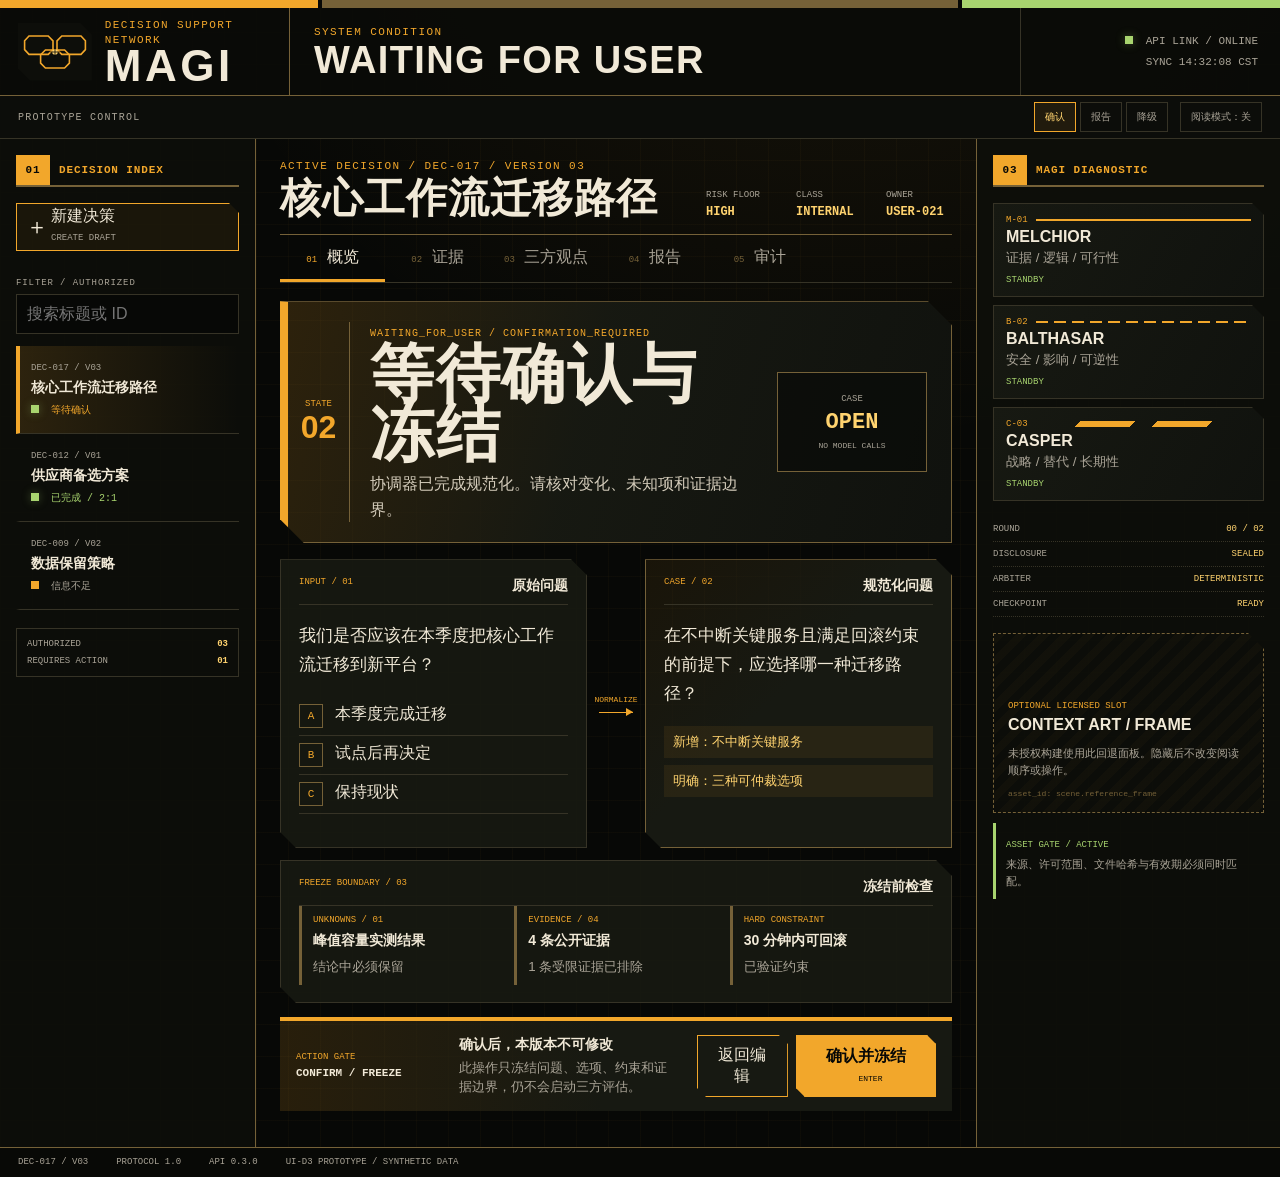
<file: apps/web/prototypes/ui-d3.html>
<!doctype html>
<html lang="zh-CN" data-density="command">
<head>
  <meta charset="utf-8">
  <meta name="viewport" content="width=device-width, initial-scale=1">
  <meta name="color-scheme" content="dark">
  <title>MAGI UI-D3 Visual Prototype</title>
  <link rel="stylesheet" href="ui-d3.css">
</head>
<body>
  <a class="skip-link" href="#main">跳到决策内容</a>
  <div class="top-rule" aria-hidden="true"><i></i><i></i><i></i></div>
  <header class="command-header">
    <div class="identity">
      <div class="identity-mark">
        <img src="assets/magi-fallback-mark.svg" alt="MAGI 原创三单元标志">
      </div>
      <div><span class="micro">DECISION SUPPORT NETWORK</span><strong>MAGI</strong></div>
    </div>
    <div class="header-state"><span class="micro">SYSTEM CONDITION</span><strong id="header-condition">WAITING FOR USER</strong></div>
    <div class="link-state"><span><i></i> API LINK / ONLINE</span><code>SYNC 14:32:08 CST</code></div>
  </header>

  <div class="prototype-tools" aria-label="原型控制">
    <span>PROTOTYPE CONTROL</span>
    <div role="group" aria-label="代表状态">
      <button type="button" data-view="confirm" class="active">确认</button>
      <button type="button" data-view="report">报告</button>
      <button type="button" data-view="degraded">降级</button>
    </div>
    <button id="density-toggle" type="button" aria-pressed="false">阅读模式：关</button>
  </div>

  <div class="shell">
    <nav class="nav-rail" aria-label="主导航">
      <div class="index-label"><b>01</b><span>DECISION INDEX</span></div>
      <button class="create-button" type="button"><span>＋</span>新建决策<small>CREATE DRAFT</small></button>
      <label class="field-label" for="search">FILTER / AUTHORIZED</label>
      <input id="search" type="search" placeholder="搜索标题或 ID">
      <div class="decision-list">
        <button type="button" class="decision active"><code>DEC-017 / V03</code><strong>核心工作流迁移路径</strong><span><i></i> 等待确认</span></button>
        <button type="button" class="decision"><code>DEC-012 / V01</code><strong>供应商备选方案</strong><span class="done"><i></i> 已完成 / 2:1</span></button>
        <button type="button" class="decision"><code>DEC-009 / V02</code><strong>数据保留策略</strong><span class="gap"><i></i> 信息不足</span></button>
      </div>
      <div class="rail-status"><span>AUTHORIZED</span><strong>03</strong><span>REQUIRES ACTION</span><strong>01</strong></div>
    </nav>

    <main id="main" class="main" tabindex="-1">
      <section class="locator" aria-labelledby="title">
        <div><span class="micro">ACTIVE DECISION / DEC-017 / VERSION 03</span><h1 id="title">核心工作流迁移路径</h1></div>
        <dl><div><dt>RISK FLOOR</dt><dd>HIGH</dd></div><div><dt>CLASS</dt><dd>INTERNAL</dd></div><div><dt>OWNER</dt><dd>USER-021</dd></div></dl>
      </section>
      <nav class="sections" aria-label="决策工作区">
        <button type="button" class="active"><b>01</b> 概览</button><button type="button"><b>02</b> 证据</button><button type="button"><b>03</b> 三方观点</button><button type="button"><b>04</b> 报告</button><button type="button"><b>05</b> 审计</button>
      </nav>

      <section data-panel="confirm" class="view">
        <div class="state-banner state-waiting">
          <div class="state-index"><span>STATE</span><b>02</b></div>
          <div><code>WAITING_FOR_USER / CONFIRMATION_REQUIRED</code><h2>等待确认与冻结</h2><p>协调器已完成规范化。请核对变化、未知项和证据边界。</p></div>
          <div class="state-seal" aria-label="尚未冻结"><span>CASE</span><strong>OPEN</strong><small>NO MODEL CALLS</small></div>
        </div>

        <div class="comparison">
          <article class="frame-panel"><header><span>INPUT / 01</span><h3>原始问题</h3></header><p class="question">我们是否应该在本季度把核心工作流迁移到新平台？</p><ol><li><b>A</b> 本季度完成迁移</li><li><b>B</b> 试点后再决定</li><li><b>C</b> 保持现状</li></ol></article>
          <div class="transfer" aria-label="已规范化"><span>NORMALIZE</span><i></i></div>
          <article class="frame-panel selected"><header><span>CASE / 02</span><h3>规范化问题</h3></header><p class="question">在不中断关键服务且满足回滚约束的前提下，应选择哪一种迁移路径？</p><ul class="diffs"><li>新增：不中断关键服务</li><li>明确：三种可仲裁选项</li></ul></article>
        </div>

        <article class="frame-panel boundary-panel"><header><span>FREEZE BOUNDARY / 03</span><h3>冻结前检查</h3></header><div class="facts"><div><span>UNKNOWNS / 01</span><strong>峰值容量实测结果</strong><small>结论中必须保留</small></div><div><span>EVIDENCE / 04</span><strong>4 条公开证据</strong><small>1 条受限证据已排除</small></div><div><span>HARD CONSTRAINT</span><strong>30 分钟内可回滚</strong><small>已验证约束</small></div></div></article>

        <div class="action-gate"><div class="gate-code"><span>ACTION GATE</span><b>CONFIRM / FREEZE</b></div><div class="gate-copy"><strong>确认后，本版本不可修改</strong><p>此操作只冻结问题、选项、约束和证据边界，仍不会启动三方评估。</p></div><div class="gate-actions"><button type="button" class="button ghost">返回编辑</button><button type="button" class="button primary">确认并冻结 <span>ENTER</span></button></div></div>
      </section>

      <section data-panel="report" class="view" hidden>
        <div class="state-banner state-complete">
          <div class="state-index"><span>STATE</span><b>08</b></div>
          <div><code>COMPLETED / MAJORITY_DECISION</code><h2>建议采用方案 B</h2><p>先进行受控试点，通过预设门槛后再决定全面迁移。</p></div>
          <div class="vote"><span>FINAL VOTE</span><strong>02<i>:</i>01</strong><small>MAJORITY</small></div>
        </div>

        <div class="report-grid">
          <article class="frame-panel majority"><header><span>MAJORITY / 01</span><h3>多数意见</h3></header><p>方案 B 能在验证关键未知项的同时保留回滚能力，符合高风险决策对可逆性和服务连续性的要求。</p><div class="perspective-signatures"><span>M-01 / RETAINED</span><span>B-02 / RETAINED</span></div></article>
          <article class="frame-panel dissent"><header><span>DISSENT / 02</span><h3>保留异议</h3></header><strong>CASPER / C-03</strong><p>迁移窗口的战略价值可能因试点延迟而降低。应为试点设置严格截止日期，并在到期时重新比较机会成本。</p><small>FINAL BALLOT / REVISED / OPTION A</small></article>
          <article class="frame-panel conditions"><header><span>CONDITIONS / 03</span><h3>条件与下一步</h3></header><div class="facts"><div><span>VALIDATE</span><strong>峰值容量</strong><small>压力测试达到 1.5 倍峰值</small></div><div><span>ROLLBACK</span><strong>≤ 30 分钟</strong><small>演练并保存审计记录</small></div><div><span>NEXT ACTION</span><strong>10% 流量试点</strong><small>两周内提交复盘</small></div></div></article>
        </div>
        <div class="action-gate report-actions"><div class="gate-code"><span>REPORT</span><b>AUTHORITATIVE</b></div><div class="gate-copy"><strong>导出不会生成另一套结论</strong><p>JSON 与 Markdown 均保留多数意见、异议、证据引用和复核记录。</p></div><div class="gate-actions"><button type="button" class="button ghost">查看证据</button><button type="button" class="button primary">导出报告</button></div></div>
      </section>

      <section data-panel="degraded" class="view" hidden>
        <div class="state-banner state-degraded">
          <div class="state-index"><span>STATE</span><b>91</b></div>
          <div><code>DEGRADED / PERSPECTIVE_UNAVAILABLE</code><h2>无法形成正式结论</h2><p>CASPER 在限定重试后仍不可用。现有两方意见仅供参考。</p></div>
          <div class="alert-seal"><span>RESULT</span><strong>BLOCKED</strong><small>NO MAJORITY</small></div>
        </div>
        <div class="perspective-status"><article><span>M-01</span><strong>MELCHIOR</strong><em>RECEIVED</em></article><article><span>B-02</span><strong>BALTHASAR</strong><em>RECEIVED</em></article><article class="unavailable"><span>C-03</span><strong>CASPER</strong><em>UNAVAILABLE</em></article></div>
        <div class="recovery-grid"><article class="frame-panel"><header><span>TRUST / 01</span><h3>最后可信阶段</h3></header><p>决策已冻结；两份第一轮票已安全保存，但确定性仲裁没有执行。</p></article><article class="frame-panel"><header><span>POLICY / 02</span><h3>保护边界</h3></header><p>系统不会把两个可用视角升级为 MAGI 正式多数，也不会补造第三票。</p></article></div>
        <div class="action-gate danger"><div class="gate-code"><span>SAFE RECOVERY</span><b>VERSIONED</b></div><div class="gate-copy"><strong>当前版本与审计记录将被保留</strong><p>创建新版本后可补充信息并重新运行，不会覆盖这次失败。</p></div><div class="gate-actions"><button type="button" class="button ghost">查看审计</button><button type="button" class="button alarm">创建新版本</button></div></div>
      </section>
    </main>

    <aside class="diagnostic" aria-label="MAGI 三方诊断">
      <div class="index-label"><b>03</b><span>MAGI DIAGNOSTIC</span></div>
      <div class="magi-cells">
        <article class="cell melchior"><div><span>M-01</span><i></i></div><strong>MELCHIOR</strong><small>证据 / 逻辑 / 可行性</small><em>STANDBY</em></article>
        <article class="cell balthasar"><div><span>B-02</span><i></i></div><strong>BALTHASAR</strong><small>安全 / 影响 / 可逆性</small><em>STANDBY</em></article>
        <article class="cell casper"><div><span>C-03</span><i></i></div><strong>CASPER</strong><small>战略 / 替代 / 长期性</small><em>STANDBY</em></article>
      </div>
      <dl class="telemetry"><div><dt>ROUND</dt><dd>00 / 02</dd></div><div><dt>DISCLOSURE</dt><dd>SEALED</dd></div><div><dt>ARBITER</dt><dd>DETERMINISTIC</dd></div><div><dt>CHECKPOINT</dt><dd>READY</dd></div></dl>
      <div class="licensed-slot"><div><span>OPTIONAL LICENSED SLOT</span><b>CONTEXT ART / FRAME</b></div><p>未授权构建使用此回退面板。隐藏后不改变阅读顺序或操作。</p><code>asset_id: scene.reference_frame</code></div>
      <div class="asset-gate"><span>ASSET GATE / ACTIVE</span><p>来源、许可范围、文件哈希与有效期必须同时匹配。</p></div>
    </aside>
  </div>
  <footer><span>DEC-017 / V03</span><span>PROTOCOL 1.0</span><span>API 0.3.0</span><span>UI-D3 PROTOTYPE / SYNTHETIC DATA</span></footer>
  <script type="module" src="ui-d3.mjs"></script>
</body>
</html>
</file>
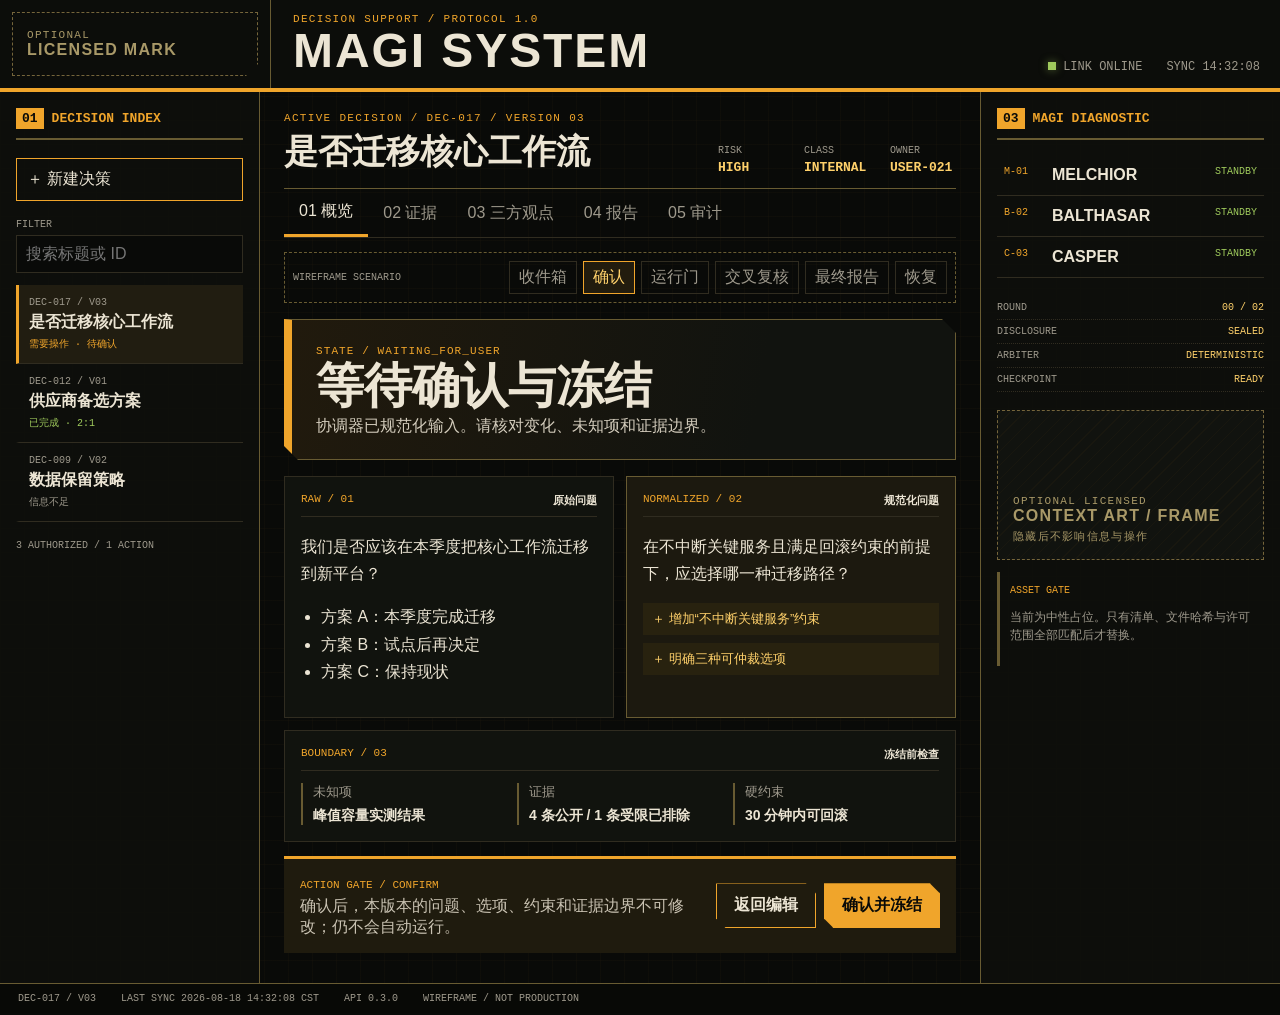
<file: apps/web/wireframes/ui-d2.html>
<!doctype html>
<html lang="zh-CN">
<head>
  <meta charset="utf-8">
  <meta name="viewport" content="width=device-width, initial-scale=1">
  <title>MAGI UI-D2 Wireframe</title>
  <link rel="stylesheet" href="ui-d2.css">
</head>
<body>
  <a class="skip-link" href="#workspace">跳到主要内容</a>
  <header class="command-header">
    <div class="licensed-slot mark-slot" aria-label="授权素材占位">
      <span>OPTIONAL</span><strong>LICENSED MARK</strong>
    </div>
    <div class="system-title">
      <span class="eyebrow">DECISION SUPPORT / PROTOCOL 1.0</span>
      <strong>MAGI SYSTEM</strong>
    </div>
    <div class="system-readout">
      <span><i class="status-dot"></i> LINK ONLINE</span>
      <span id="clock">SYNC 14:32:08</span>
    </div>
  </header>

  <div class="app-shell">
    <nav class="decision-rail" aria-label="决策导航">
      <div class="rail-heading"><span>01</span> DECISION INDEX</div>
      <button class="new-decision" type="button">＋ 新建决策</button>
      <label class="search-label" for="decision-search">FILTER</label>
      <input id="decision-search" type="search" placeholder="搜索标题或 ID">
      <div class="decision-list">
        <button class="decision-item active" type="button">
          <span class="item-code">DEC-017 / V03</span>
          <strong>是否迁移核心工作流</strong>
          <span class="item-state">需要操作 · 待确认</span>
        </button>
        <button class="decision-item" type="button">
          <span class="item-code">DEC-012 / V01</span>
          <strong>供应商备选方案</strong>
          <span class="item-state complete">已完成 · 2:1</span>
        </button>
        <button class="decision-item" type="button">
          <span class="item-code">DEC-009 / V02</span>
          <strong>数据保留策略</strong>
          <span class="item-state muted">信息不足</span>
        </button>
      </div>
      <div class="rail-foot">3 AUTHORIZED / 1 ACTION</div>
    </nav>

    <main id="workspace" class="workspace" tabindex="-1">
      <section class="decision-locator" aria-labelledby="decision-title">
        <div>
          <span class="eyebrow">ACTIVE DECISION / DEC-017 / VERSION 03</span>
          <h1 id="decision-title">是否迁移核心工作流</h1>
        </div>
        <dl class="locator-meta">
          <div><dt>RISK</dt><dd>HIGH</dd></div>
          <div><dt>CLASS</dt><dd>INTERNAL</dd></div>
          <div><dt>OWNER</dt><dd>USER-021</dd></div>
        </dl>
      </section>

      <nav class="section-tabs" aria-label="工作区分区">
        <button type="button" class="active">01 概览</button>
        <button type="button">02 证据</button>
        <button type="button">03 三方观点</button>
        <button type="button">04 报告</button>
        <button type="button">05 审计</button>
      </nav>

      <div class="scenario-switcher" role="group" aria-label="线框场景">
        <span>WIREFRAME SCENARIO</span>
        <button type="button" data-screen="inbox">收件箱</button>
        <button type="button" data-screen="confirm" class="active">确认</button>
        <button type="button" data-screen="run">运行门</button>
        <button type="button" data-screen="review">交叉复核</button>
        <button type="button" data-screen="report">最终报告</button>
        <button type="button" data-screen="recovery">恢复</button>
      </div>

      <section class="screen" data-panel="inbox" hidden>
        <div class="state-module nominal">
          <span class="state-code">STATE / INDEX_READY</span>
          <h2>决策收件箱</h2>
          <p>优先显示需要你操作的决策。列表权限与状态来自服务端。</p>
        </div>
        <div class="content-grid">
          <article class="panel wide-panel">
            <div class="panel-heading"><span>AUTHORIZED RECORDS</span><b>03</b></div>
            <div class="inbox-row"><span class="priority">ACTION</span><strong>是否迁移核心工作流</strong><span>待确认</span><code>DEC-017 / V03</code></div>
            <div class="inbox-row"><span>DONE</span><strong>供应商备选方案</strong><span>已完成</span><code>DEC-012 / V01</code></div>
            <div class="inbox-row"><span>GAP</span><strong>数据保留策略</strong><span>信息不足</span><code>DEC-009 / V02</code></div>
          </article>
        </div>
        <div class="action-gate"><div><span>ACTION GATE</span><p>新建会创建草案，不会启动三方评估。</p></div><button type="button">新建决策</button></div>
      </section>

      <section class="screen" data-panel="confirm">
        <div class="state-module caution">
          <span class="state-code">STATE / WAITING_FOR_USER</span>
          <h2>等待确认与冻结</h2>
          <p>协调器已规范化输入。请核对变化、未知项和证据边界。</p>
        </div>
        <div class="content-grid compare-grid">
          <article class="panel">
            <div class="panel-heading"><span>RAW / 01</span><b>原始问题</b></div>
            <p>我们是否应该在本季度把核心工作流迁移到新平台？</p>
            <ul><li>方案 A：本季度完成迁移</li><li>方案 B：试点后再决定</li><li>方案 C：保持现状</li></ul>
          </article>
          <article class="panel focus-panel">
            <div class="panel-heading"><span>NORMALIZED / 02</span><b>规范化问题</b></div>
            <p>在不中断关键服务且满足回滚约束的前提下，应选择哪一种迁移路径？</p>
            <div class="diff-note">＋ 增加“不中断关键服务”约束</div>
            <div class="diff-note">＋ 明确三种可仲裁选项</div>
          </article>
          <article class="panel wide-panel">
            <div class="panel-heading"><span>BOUNDARY / 03</span><b>冻结前检查</b></div>
            <div class="fact-grid">
              <div><small>未知项</small><strong>峰值容量实测结果</strong></div>
              <div><small>证据</small><strong>4 条公开 / 1 条受限已排除</strong></div>
              <div><small>硬约束</small><strong>30 分钟内可回滚</strong></div>
            </div>
          </article>
        </div>
        <div class="action-gate">
          <div><span>ACTION GATE / CONFIRM</span><p>确认后，本版本的问题、选项、约束和证据边界不可修改；仍不会自动运行。</p></div>
          <div class="action-buttons"><button class="secondary" type="button">返回编辑</button><button type="button">确认并冻结</button></div>
        </div>
      </section>

      <section class="screen" data-panel="run" hidden>
        <div class="state-module armed">
          <span class="state-code">STATE / EVIDENCE_READY</span>
          <h2>评估尚未启动</h2>
          <p>决策版本已经冻结。启动后，三个视角将独立形成第一轮意见。</p>
        </div>
        <div class="perspective-strip">
          <article><span>M-01</span><strong>MELCHIOR</strong><em>SEALED / READY</em></article>
          <article><span>B-02</span><strong>BALTHASAR</strong><em>SEALED / READY</em></article>
          <article><span>C-03</span><strong>CASPER</strong><em>SEALED / READY</em></article>
        </div>
        <article class="panel">
          <div class="panel-heading"><span>RUN DISCLOSURE</span><b>启动影响</b></div>
          <ul class="check-list"><li>将触发三个隔离的模型调用</li><li>第一轮进行时不显示任何部分票</li><li>高风险决策会强制进行一次有界交叉复核</li><li>最终结果由确定性仲裁规则生成</li></ul>
        </article>
        <div class="action-gate"><div><span>ACTION GATE / RUN</span><p>此操作开始计算。离开页面不会取消，重新连接后以服务端状态为准。</p></div><button type="button">启动三方评估</button></div>
      </section>

      <section class="screen" data-panel="review" hidden>
        <div class="state-module processing">
          <span class="state-code">STATE / CROSS_REVIEW</span>
          <h2>有界交叉复核进行中</h2>
          <p>以下仅为已经释放的第一轮意见，不代表最终投票。</p>
        </div>
        <div class="perspective-grid">
          <article><span>M-01 / PRELIMINARY</span><strong>MELCHIOR</strong><b>倾向：方案 B</b><p>需要以小范围试点验证容量与回滚时间。</p><em>REVIEWING</em></article>
          <article><span>B-02 / PRELIMINARY</span><strong>BALTHASAR</strong><b>倾向：方案 B</b><p>分阶段迁移降低人员与服务连续性风险。</p><em>REVIEWING</em></article>
          <article><span>C-03 / PRELIMINARY</span><strong>CASPER</strong><b>倾向：方案 A</b><p>本季度窗口具有战略价值，但依赖回滚证明。</p><em>REVIEWING</em></article>
        </div>
        <div class="sealed-review"><span>SECOND ROUND</span><strong>REVIEW BALLOTS SEALED</strong><p>不显示部分复核票，也不展示模型私有推理。</p></div>
      </section>

      <section class="screen" data-panel="report" hidden>
        <div class="state-module complete-state">
          <span class="state-code">STATE / COMPLETED / MAJORITY</span>
          <h2>建议采用方案 B</h2>
          <p>先进行受控试点，通过门槛后再决定全面迁移。</p>
          <div class="vote-count">02 <small>同意</small><i>:</i> 01 <small>异议</small></div>
        </div>
        <div class="content-grid report-grid">
          <article class="panel">
            <div class="panel-heading"><span>MAJORITY / 01</span><b>多数意见</b></div>
            <p>方案 B 在验证关键未知项的同时保留回滚能力，满足高风险决策的可逆性要求。</p>
          </article>
          <article class="panel dissent-panel">
            <div class="panel-heading"><span>DISSENT / 02</span><b>保留异议</b></div>
            <p>CASPER 认为迁移窗口的战略价值可能因试点延迟而降低，建议为试点设置严格截止日期。</p>
          </article>
          <article class="panel wide-panel">
            <div class="panel-heading"><span>CONDITIONS / 03</span><b>条件与下一步</b></div>
            <div class="fact-grid"><div><small>必须验证</small><strong>峰值容量、30 分钟回滚</strong></div><div><small>下一步</small><strong>建立 10% 流量试点</strong></div><div><small>证据引用</small><strong>E-01 · E-03 · E-04</strong></div></div>
          </article>
        </div>
        <div class="action-gate"><div><span>REPORT ACTIONS</span><p>导出包含多数意见、异议和复核审计，不生成不同版本的结论。</p></div><div class="action-buttons"><button class="secondary" type="button">查看证据</button><button type="button">导出报告</button></div></div>
      </section>

      <section class="screen" data-panel="recovery" hidden>
        <div class="state-module alert-state">
          <span class="state-code">STATE / DEGRADED</span>
          <h2>无法形成正式结论</h2>
          <p>CASPER 在限定重试后仍不可用。两方意见仅供参考，不计为正式多数。</p>
        </div>
        <div class="content-grid">
          <article class="panel"><div class="panel-heading"><span>TRUST BOUNDARY</span><b>最后可信阶段</b></div><p>决策已冻结；MELCHIOR 与 BALTHASAR 的第一轮票已安全保存，未执行仲裁。</p></article>
          <article class="panel"><div class="panel-heading"><span>RECOVERY</span><b>可用操作</b></div><p>查看审计以确认失败类型。当前策略不允许把两票升级为正式结果。</p></article>
        </div>
        <div class="action-gate danger-gate"><div><span>SAFE RECOVERY</span><p>创建新版本会保留当前版本及其审计记录。</p></div><div class="action-buttons"><button class="secondary" type="button">查看审计</button><button type="button">创建新版本</button></div></div>
      </section>
    </main>

    <aside class="diagnostic-rail" aria-label="系统诊断">
      <div class="rail-heading"><span>03</span> MAGI DIAGNOSTIC</div>
      <div class="triad" aria-label="三个视角状态">
        <div><span>M-01</span><strong>MELCHIOR</strong><em>STANDBY</em></div>
        <div><span>B-02</span><strong>BALTHASAR</strong><em>STANDBY</em></div>
        <div><span>C-03</span><strong>CASPER</strong><em>STANDBY</em></div>
      </div>
      <dl class="protocol-data">
        <div><dt>ROUND</dt><dd>00 / 02</dd></div><div><dt>DISCLOSURE</dt><dd>SEALED</dd></div><div><dt>ARBITER</dt><dd>DETERMINISTIC</dd></div><div><dt>CHECKPOINT</dt><dd>READY</dd></div>
      </dl>
      <div class="licensed-slot context-slot"><span>OPTIONAL LICENSED</span><strong>CONTEXT ART / FRAME</strong><small>隐藏后不影响信息与操作</small></div>
      <div class="asset-notice"><strong>ASSET GATE</strong><p>当前为中性占位。只有清单、文件哈希与许可范围全部匹配后才替换。</p></div>
    </aside>
  </div>

  <footer class="protocol-footer"><span>DEC-017 / V03</span><span>LAST SYNC 2026-08-18 14:32:08 CST</span><span>API 0.3.0</span><span>WIREFRAME / NOT PRODUCTION</span></footer>
  <script src="ui-d2.mjs" type="module"></script>
</body>
</html>
</file>
<file: apps/web/prototypes/ui-d3.css>
:root {
  color-scheme: dark;
  --void: #070806;
  --surface-01: #10120e;
  --surface-02: #171912;
  --surface-03: #202318;
  --line-subtle: #363326;
  --line-signal: #756138;
  --text-primary: #f1e9d7;
  --text-secondary: #aaa497;
  --operational: #f2a72b;
  --operational-hi: #ffd36f;
  --nominal: #a8d46f;
  --alarm: #ff5145;
  --focus: #fff0a6;
  --cut-panel: 16px;
  --cut-state: 24px;
  --display: "Bahnschrift Condensed", "Arial Narrow", "Microsoft YaHei UI", sans-serif;
  --body: "Microsoft YaHei UI", "PingFang SC", Arial, sans-serif;
  --mono: "Cascadia Mono", Consolas, monospace;
  font-family: var(--body);
  background: var(--void);
  color: var(--text-primary);
}

* { box-sizing: border-box; }
html { min-width: 360px; background: var(--void); }
body { margin: 0; min-height: 100vh; background-color: var(--void); background-image: linear-gradient(rgba(242,167,43,.026) 1px,transparent 1px),linear-gradient(90deg,rgba(242,167,43,.026) 1px,transparent 1px),radial-gradient(circle at 65% -20%,rgba(242,167,43,.09),transparent 42%); background-size: 32px 32px,32px 32px,auto; }
button,input { font: inherit; }
button { color: inherit; }
button:focus-visible,input:focus-visible,a:focus-visible { outline: 3px solid var(--focus); outline-offset: 3px; }
.skip-link { position: fixed; z-index: 100; top: -80px; left: 16px; padding: 12px 18px; background: var(--focus); color: var(--void); font-weight: 700; }
.skip-link:focus { top: 16px; }
.top-rule { height: 8px; display: grid; grid-template-columns: 1fr 2fr 1fr; gap: 4px; background: var(--void); }
.top-rule i { background: var(--operational); }.top-rule i:nth-child(2) { background: var(--line-signal); }.top-rule i:nth-child(3) { background: var(--nominal); }
.micro { display: block; color: var(--operational); font: 11px/1.3 var(--mono); letter-spacing: .13em; }

.command-header { min-height: 88px; display: grid; grid-template-columns: 290px minmax(260px,1fr) auto; border-bottom: 1px solid var(--line-signal); background: rgba(10,11,8,.96); }
.identity { display: flex; gap: 13px; align-items: center; padding: 10px 18px; border-right: 1px solid var(--line-signal); }
.identity-mark { width: 84px; height: 58px; padding: 5px; background: #0d0e0a; clip-path: polygon(0 0,calc(100% - 12px) 0,100% 12px,100% 100%,12px 100%,0 calc(100% - 12px)); }
.identity-mark img { display: block; width: 100%; height: 100%; }
.identity strong { display: block; font: 700 44px/.86 var(--display); letter-spacing: .08em; }
.header-state { display: flex; flex-direction: column; justify-content: center; padding: 12px 24px; }
.header-state strong { margin-top: 3px; font: 700 clamp(23px,3vw,38px)/.95 var(--display); letter-spacing: .035em; }
.link-state { min-width: 260px; display: flex; flex-direction: column; justify-content: center; align-items: flex-end; gap: 9px; padding: 12px 22px; border-left: 1px solid var(--line-subtle); color: var(--text-secondary); font: 11px var(--mono); }
.link-state i,.decision i { display: inline-block; width: 8px; height: 8px; margin-right: 6px; background: var(--nominal); box-shadow: 0 0 10px rgba(168,212,111,.35); }

.prototype-tools { min-height: 42px; display: flex; align-items: center; gap: 12px; padding: 6px 18px; border-bottom: 1px solid var(--line-subtle); background: #0c0d0a; color: var(--text-secondary); font: 10px var(--mono); }
.prototype-tools > span { margin-right: auto; letter-spacing: .12em; }
.prototype-tools div { display: flex; gap: 4px; }
.prototype-tools button { min-height: 30px; padding: 4px 10px; border: 1px solid var(--line-subtle); background: transparent; cursor: pointer; }
.prototype-tools button.active,.prototype-tools button[aria-pressed="true"] { color: var(--operational-hi); border-color: var(--operational); background: rgba(242,167,43,.09); }

.shell { display: grid; grid-template-columns: 256px minmax(0,1fr) 304px; min-height: calc(100vh - 168px); }
.nav-rail,.diagnostic { background: rgba(13,14,10,.94); padding: 16px; }
.nav-rail { border-right: 1px solid var(--line-signal); }.diagnostic { border-left: 1px solid var(--line-signal); }
.index-label { display: flex; align-items: center; gap: 9px; height: 32px; border-bottom: 2px solid var(--line-signal); color: var(--operational); font: 700 11px var(--mono); letter-spacing: .08em; }
.index-label b { display: grid; place-items: center; align-self: stretch; min-width: 34px; background: var(--operational); color: var(--void); }
.create-button { width: 100%; min-height: 48px; display: grid; grid-template-columns: 28px 1fr; grid-template-rows: 1fr 1fr; align-items: center; margin: 16px 0 20px; border: 1px solid var(--operational); background: rgba(242,167,43,.06); text-align: left; cursor: pointer; clip-path: polygon(0 0,calc(100% - 10px) 0,100% 10px,100% 100%,0 100%); }
.create-button span { grid-row: 1/3; font-size: 22px; text-align: center; }.create-button small { color: var(--text-secondary); font: 9px var(--mono); }
.field-label { color: var(--text-secondary); font: 9px var(--mono); letter-spacing: .1em; }
#search { width: 100%; min-height: 40px; margin: 5px 0 12px; padding: 8px 10px; border: 1px solid var(--line-subtle); background: var(--void); color: var(--text-primary); }
.decision { width: 100%; min-height: 88px; display: flex; flex-direction: column; align-items: flex-start; justify-content: center; gap: 6px; padding: 10px 11px; border: 0; border-bottom: 1px solid var(--line-subtle); border-left: 4px solid transparent; background: transparent; text-align: left; cursor: pointer; }
.decision.active { border-left-color: var(--operational); background: linear-gradient(90deg,rgba(242,167,43,.14),transparent); }
.decision code { color: var(--text-secondary); font: 9px var(--mono); }.decision strong { font-size: 14px; }.decision span { color: var(--operational); font: 10px var(--mono); }.decision .done { color: var(--nominal); }.decision .gap { color: var(--text-secondary); }.decision .gap i { background: var(--operational); box-shadow: none; }
.rail-status { display: grid; grid-template-columns: 1fr auto; gap: 7px; margin-top: 18px; padding: 10px; border: 1px solid var(--line-subtle); font: 9px var(--mono); }.rail-status span { color: var(--text-secondary); }.rail-status strong { color: var(--operational-hi); }

.main { min-width: 0; padding: 20px 24px 36px; }
.locator { display: flex; justify-content: space-between; align-items: end; gap: 20px; padding-bottom: 15px; border-bottom: 1px solid var(--line-signal); }
h1 { margin: 5px 0 0; font: 700 clamp(27px,3.2vw,42px)/1 var(--display); letter-spacing: .025em; }
.locator dl { display: flex; gap: 24px; margin: 0; }.locator dl div { min-width: 66px; }.locator dt { color: var(--text-secondary); font: 9px var(--mono); }.locator dd { margin: 5px 0 0; color: var(--operational-hi); font: 700 12px var(--mono); }
.sections { display: flex; min-height: 48px; overflow-x: auto; border-bottom: 1px solid var(--line-subtle); scrollbar-width: thin; }
.sections button { min-width: 105px; padding: 10px 14px; border: 0; border-bottom: 3px solid transparent; background: transparent; color: var(--text-secondary); white-space: nowrap; cursor: pointer; }.sections button b { margin-right: 5px; color: var(--line-signal); font: 9px var(--mono); }.sections button.active { color: var(--text-primary); border-bottom-color: var(--operational); }.sections button.active b { color: var(--operational); }

.state-banner { position: relative; min-height: 178px; display: grid; grid-template-columns: 62px minmax(0,1fr) 150px; gap: 20px; align-items: center; margin: 18px 0 16px; padding: 20px 24px 20px 0; border: 1px solid var(--line-signal); border-left: 8px solid var(--operational); background: linear-gradient(105deg,rgba(242,167,43,.16),rgba(23,25,18,.97) 45%,rgba(16,18,14,.98)); clip-path: polygon(0 0,calc(100% - var(--cut-state)) 0,100% var(--cut-state),100% 100%,var(--cut-state) 100%,0 calc(100% - var(--cut-state))); overflow: hidden; }
.state-banner::after { content:""; position:absolute; inset:0; pointer-events:none; background:linear-gradient(90deg,transparent 0 70%,rgba(242,167,43,.045) 70% 71%,transparent 71%); background-size:18px 100%; }
.state-index { height: 100%; display: flex; flex-direction: column; align-items: center; justify-content: center; border-right: 1px solid var(--line-signal); color: var(--operational); font: 9px var(--mono); }.state-index b { font: 700 32px var(--display); }
.state-banner code { color: var(--operational); font: 10px var(--mono); letter-spacing: .1em; }.state-banner h2 { margin: 5px 0 8px; font: 700 clamp(36px,5vw,64px)/.92 var(--display); letter-spacing: .025em; }.state-banner p { max-width: 760px; margin: 0; color: #d4ccbb; line-height: 1.6; }
.state-seal,.vote,.alert-seal { position: relative; z-index: 1; display: flex; flex-direction: column; align-items: center; justify-content: center; min-height: 100px; padding: 12px; border: 1px solid var(--line-signal); background: rgba(7,8,6,.55); font-family: var(--mono); }.state-seal span,.vote span,.alert-seal span { color: var(--text-secondary); font-size: 9px; }.state-seal strong,.alert-seal strong { margin: 6px 0; color: var(--operational-hi); font-size: 22px; }.state-seal small,.vote small,.alert-seal small { color: var(--text-secondary); font-size: 8px; }.vote strong { margin: 5px 0; color: var(--operational-hi); font-size: 33px; }.vote i { padding: 0 5px; color: var(--line-signal); font-style: normal; }
.state-complete { border-left-color: var(--nominal); background: linear-gradient(105deg,rgba(168,212,111,.15),rgba(23,25,18,.97) 45%,rgba(16,18,14,.98)); }.state-complete code,.state-complete .state-index { color: var(--nominal); }
.state-degraded { border-color: #883830; border-left-color: var(--alarm); background: linear-gradient(105deg,rgba(255,81,69,.15),rgba(23,25,18,.97) 45%,rgba(16,18,14,.98)); }.state-degraded code,.state-degraded .state-index,.alert-seal strong { color: var(--alarm); }

.comparison { display: grid; grid-template-columns: minmax(0,1fr) 58px minmax(0,1fr); align-items: stretch; }.frame-panel { position: relative; padding: 17px 18px; border: 1px solid var(--line-subtle); background: rgba(23,25,18,.94); clip-path: polygon(0 0,calc(100% - var(--cut-panel)) 0,100% var(--cut-panel),100% 100%,var(--cut-panel) 100%,0 calc(100% - var(--cut-panel))); }.frame-panel.selected { border-color: var(--line-signal); background: linear-gradient(135deg,rgba(242,167,43,.08),var(--surface-02) 45%); }.frame-panel header { display: flex; justify-content: space-between; gap: 14px; padding-bottom: 9px; border-bottom: 1px solid var(--line-subtle); }.frame-panel header span { color: var(--operational); font: 9px var(--mono); }.frame-panel h3 { margin: 0; font-size: 14px; }.question { font-size: 17px; line-height: 1.7; }.frame-panel ol { padding: 0; list-style: none; }.frame-panel ol li { padding: 7px 0; border-bottom: 1px solid var(--line-subtle); }.frame-panel ol b { display: inline-grid; place-items:center; width: 24px; height: 24px; margin-right: 8px; border: 1px solid var(--line-signal); color: var(--operational); font: 11px var(--mono); }.transfer { display: flex; flex-direction: column; align-items: center; justify-content: center; color: var(--operational); font: 8px var(--mono); }.transfer i { width: 34px; height: 1px; margin-top: 8px; background: var(--operational); position: relative; }.transfer i::after { content:""; position:absolute; right:0; top:-4px; border-width:4px 0 4px 7px; border-style:solid; border-color:transparent transparent transparent var(--operational); }.diffs { padding: 0; list-style: none; }.diffs li { margin-top: 7px; padding: 7px 9px; background: rgba(242,167,43,.08); color: var(--operational-hi); font-size: 13px; }
.boundary-panel { margin-top: 12px; }.facts { display: grid; grid-template-columns: repeat(3,minmax(0,1fr)); gap: 12px; }.facts div { padding: 9px 11px; border-left: 3px solid var(--line-signal); }.facts span { display: block; color: var(--operational); font: 9px var(--mono); }.facts strong { display: block; margin: 7px 0; font-size: 14px; }.facts small { color: var(--text-secondary); }
.action-gate { display: grid; grid-template-columns: 145px minmax(220px,1fr) auto; gap: 18px; align-items: center; margin-top: 14px; padding: 14px 16px; border-top: 4px solid var(--operational); background: linear-gradient(90deg,rgba(242,167,43,.14),var(--surface-02) 48%); }.gate-code { font-family: var(--mono); }.gate-code span { display:block; color:var(--operational); font-size:9px; }.gate-code b { display:block; margin-top:5px; font-size:11px; }.gate-copy strong { font-size: 14px; }.gate-copy p { margin: 4px 0 0; color: var(--text-secondary); font-size: 13px; line-height: 1.5; }.gate-actions { display: flex; gap: 8px; }.button { min-height: 44px; padding: 9px 15px; border: 1px solid var(--operational); background: transparent; cursor: pointer; clip-path: polygon(0 0,calc(100% - 9px) 0,100% 9px,100% 100%,9px 100%,0 calc(100% - 9px)); }.button.primary { background: var(--operational); color: var(--void); font-weight: 700; }.button span { margin-left: 9px; font: 8px var(--mono); }.button.alarm { border-color: var(--alarm); background: var(--alarm); color: var(--void); font-weight: 700; }.action-gate.danger { border-top-color: var(--alarm); background: linear-gradient(90deg,rgba(255,81,69,.14),var(--surface-02) 48%); }.danger .gate-code span { color: var(--alarm); }

.report-grid { display: grid; grid-template-columns: 1.35fr 1fr; gap: 12px; }.report-grid p,.recovery-grid p { line-height: 1.7; }.majority { border-top: 3px solid var(--nominal); }.dissent { border-left: 5px solid var(--operational); }.dissent > strong { color: var(--operational-hi); font: 11px var(--mono); }.dissent > small { color: var(--text-secondary); font: 9px var(--mono); }.conditions { grid-column: 1/-1; }.perspective-signatures { display:flex; gap:8px; margin-top:15px; }.perspective-signatures span { padding:5px 8px; border:1px solid var(--line-subtle); color:var(--nominal); font:9px var(--mono); }
.perspective-status { display:grid; grid-template-columns:repeat(3,1fr); gap:10px; margin-bottom:12px; }.perspective-status article { display:flex; flex-direction:column; gap:5px; padding:14px; border-top:3px solid var(--nominal); background:var(--surface-02); }.perspective-status span,.perspective-status em { font:9px var(--mono); }.perspective-status span { color:var(--operational); }.perspective-status em { color:var(--nominal); font-style:normal; }.perspective-status .unavailable { border-top-color:var(--alarm); }.perspective-status .unavailable em { color:var(--alarm); }.recovery-grid { display:grid; grid-template-columns:1fr 1fr; gap:12px; }

.magi-cells { margin: 16px 0; }.cell { min-height: 92px; display:flex; flex-direction:column; justify-content:center; gap:3px; margin-bottom:8px; padding:11px 12px; border:1px solid var(--line-subtle); background:linear-gradient(120deg,var(--surface-02),var(--surface-01)); clip-path:polygon(0 0,calc(100% - 12px) 0,100% 12px,100% 100%,0 100%); }.cell div { display:flex; align-items:center; gap:8px; color:var(--operational); font:9px var(--mono); }.cell div i { flex:1; height:2px; background:var(--operational); }.cell.balthasar div i { background:repeating-linear-gradient(90deg,var(--operational) 0 12px,transparent 12px 18px); }.cell.casper div i { height:6px; background:linear-gradient(135deg,transparent 0 20%,var(--operational) 20% 45%,transparent 45% 55%,var(--operational) 55% 80%,transparent 80%); }.cell small { color:var(--text-secondary); }.cell em { margin-top:5px; color:var(--nominal); font:normal 9px var(--mono); }
.telemetry { margin: 16px 0; }.telemetry div { display:flex; justify-content:space-between; padding:7px 0; border-bottom:1px dotted var(--line-subtle); }.telemetry dt,.telemetry dd { margin:0; font:9px var(--mono); }.telemetry dt { color:var(--text-secondary); }.telemetry dd { color:var(--operational-hi); }
.licensed-slot { min-height: 180px; display:flex; flex-direction:column; justify-content:flex-end; padding:14px; border:1px dashed var(--line-signal); background:repeating-linear-gradient(135deg,rgba(242,167,43,.025) 0 8px,transparent 8px 16px); clip-path:polygon(0 0,calc(100% - 16px) 0,100% 16px,100% 100%,0 100%); }.licensed-slot span { color:var(--operational); font:9px var(--mono); }.licensed-slot b { display:block; margin-top:4px; }.licensed-slot p { color:var(--text-secondary); font-size:11px; line-height:1.5; }.licensed-slot code { color:var(--line-signal); font:8px var(--mono); }.asset-gate { margin-top:10px; padding:10px; border-left:3px solid var(--nominal); }.asset-gate span { color:var(--nominal); font:9px var(--mono); }.asset-gate p { margin:5px 0 0; color:var(--text-secondary); font-size:11px; line-height:1.5; }
footer { min-height:30px; display:flex; align-items:center; gap:28px; padding:7px 18px; border-top:1px solid var(--line-signal); background:#080906; color:var(--text-secondary); font:9px var(--mono); }
[hidden] { display:none !important; }

html[data-density="reading"] body { background-image:none; }.reading-only { display:none; }html[data-density="reading"] .diagnostic .licensed-slot,html[data-density="reading"] .asset-gate,html[data-density="reading"] .state-banner::after { display:none; }html[data-density="reading"] .frame-panel { background:#1b1d16; }html[data-density="reading"] .report-grid { max-width:980px; margin-inline:auto; }html[data-density="reading"] .report-grid p { max-width:76ch; font-size:16px; }html[data-density="reading"] .micro,html[data-density="reading"] .locator dt { letter-spacing:.04em; }

@media (max-width:1199px) {
  .shell { grid-template-columns:minmax(0,1fr); }.nav-rail { display:none; }.diagnostic { grid-row:2; border-left:0; border-top:1px solid var(--line-signal); }.diagnostic .index-label,.diagnostic .licensed-slot,.diagnostic .asset-gate { display:none; }.magi-cells { display:grid; grid-template-columns:repeat(3,1fr); gap:8px; }.cell { margin:0; }.telemetry { display:grid; grid-template-columns:repeat(2,1fr); gap:0 24px; }.command-header { grid-template-columns:240px 1fr auto; }.identity-mark { width:70px; }.link-state { min-width:190px; }
}
@media (max-width:767px) {
  .top-rule { grid-template-columns:1fr 2fr; }.top-rule i:last-child { display:none; }.command-header { grid-template-columns:1fr auto; }.identity { border-right:0; padding:9px 12px; }.identity-mark { width:58px; height:45px; }.identity strong { font-size:32px; }.header-state { display:none; }.link-state { min-width:0; padding:9px 12px; }.link-state code { display:none; }.prototype-tools { align-items:flex-start; flex-wrap:wrap; padding:7px 12px; }.prototype-tools > span { width:100%; }.main { padding:14px 12px 28px; }.locator { align-items:flex-start; flex-direction:column; }.locator dl { width:100%; justify-content:space-between; gap:8px; }.sections button { min-width:94px; }.state-banner { grid-template-columns:42px minmax(0,1fr); min-height:0; padding:18px 16px 18px 0; gap:14px; }.state-banner h2 { font-size:38px; }.state-seal,.vote,.alert-seal { grid-column:2; align-items:flex-start; min-height:0; border:0; padding:5px 0; background:transparent; }.state-seal,.alert-seal { flex-direction:row; gap:8px; }.state-seal strong,.alert-seal strong { margin:0; font-size:14px; }.comparison { grid-template-columns:1fr; gap:10px; }.transfer { min-height:30px; flex-direction:row; gap:10px; }.transfer i { width:1px; height:20px; margin:0; }.transfer i::after { right:-3px; top:auto; bottom:0; border-width:6px 4px 0; border-color:var(--operational) transparent transparent; }.facts { grid-template-columns:1fr; }.action-gate { grid-template-columns:1fr; }.gate-actions { display:grid; grid-template-columns:1fr; }.button { width:100%; }.report-grid,.recovery-grid,.perspective-status { grid-template-columns:1fr; }.conditions { grid-column:auto; }.magi-cells,.telemetry { grid-template-columns:1fr; }.diagnostic { padding:12px; }footer { flex-wrap:wrap; gap:7px 16px; }
}
@media (prefers-reduced-motion:reduce) { *,*::before,*::after { scroll-behavior:auto !important; transition:none !important; animation:none !important; } }
</file>
<file: apps/web/wireframes/ui-d2.css>
:root {
  color-scheme: dark;
  --void: #090a08;
  --surface: #11130f;
  --surface-2: #191b15;
  --line: #685b32;
  --line-soft: #302c20;
  --signal: #f0a52b;
  --signal-bright: #ffd16b;
  --paper: #ece5d4;
  --muted: #9e998c;
  --nominal: #9fca5c;
  --alarm: #f04435;
  --focus: #fff3b0;
  --cut: 14px;
  font-family: "Arial Narrow", "Microsoft YaHei UI", sans-serif;
}

* { box-sizing: border-box; }
body { margin: 0; min-width: 360px; background: var(--void); color: var(--paper); background-image: linear-gradient(rgba(240,165,43,.025) 1px, transparent 1px), linear-gradient(90deg, rgba(240,165,43,.025) 1px, transparent 1px); background-size: 24px 24px; }
button, input { font: inherit; }
button { color: inherit; }
button:focus-visible, input:focus-visible, a:focus-visible { outline: 3px solid var(--focus); outline-offset: 3px; }
.skip-link { position: absolute; left: 12px; top: -60px; z-index: 20; background: var(--paper); color: var(--void); padding: 10px 16px; }
.skip-link:focus { top: 12px; }
.command-header { min-height: 86px; display: grid; grid-template-columns: 270px 1fr auto; border-bottom: 4px solid var(--signal); background: #0c0d0a; }
.licensed-slot { display: flex; flex-direction: column; justify-content: center; border: 1px dashed #75653b; color: #a99968; letter-spacing: .08em; }
.licensed-slot span, .licensed-slot small { font: 11px Consolas, monospace; }
.mark-slot { margin: 12px; padding: 8px 14px; clip-path: polygon(0 0,100% 0,100% calc(100% - 12px),calc(100% - 12px) 100%,0 100%); }
.system-title { padding: 13px 22px; border-left: 1px solid var(--line); }
.eyebrow { display: block; color: var(--signal); font: 11px Consolas, monospace; letter-spacing: .12em; }
.system-title strong { display: block; margin-top: 2px; font-size: clamp(30px, 4vw, 48px); line-height: 1; letter-spacing: .04em; }
.system-readout { display: flex; align-items: flex-end; gap: 24px; padding: 14px 20px; color: var(--muted); font: 12px Consolas, monospace; }
.status-dot { display: inline-block; width: 8px; height: 8px; background: var(--nominal); box-shadow: 0 0 8px rgba(159,202,92,.5); }
.app-shell { display: grid; grid-template-columns: 260px minmax(0, 1fr) 300px; min-height: calc(100vh - 116px); }
.decision-rail, .diagnostic-rail { background: rgba(14,15,12,.96); padding: 16px; }
.decision-rail { border-right: 1px solid var(--line); }
.diagnostic-rail { border-left: 1px solid var(--line); }
.rail-heading { display: flex; gap: 8px; align-items: center; color: var(--signal); border-bottom: 2px solid var(--line); padding-bottom: 9px; font: bold 13px Consolas, monospace; }
.rail-heading span { background: var(--signal); color: var(--void); padding: 3px 6px; }
.new-decision { width: 100%; margin: 18px 0; padding: 10px; border: 1px solid var(--signal); background: transparent; text-align: left; cursor: pointer; }
.search-label { display: block; color: var(--muted); font: 10px Consolas, monospace; }
#decision-search { width: 100%; margin: 5px 0 12px; padding: 9px; border: 1px solid var(--line-soft); background: #090a08; color: var(--paper); }
.decision-item { width: 100%; display: flex; flex-direction: column; gap: 4px; padding: 12px 10px; border: 0; border-left: 3px solid transparent; border-bottom: 1px solid var(--line-soft); background: transparent; text-align: left; cursor: pointer; }
.decision-item.active { border-left-color: var(--signal); background: #211d11; }
.item-code, .item-state { color: var(--muted); font: 10px Consolas, monospace; }
.item-state { color: var(--signal); }.item-state.complete { color: var(--nominal); }.item-state.muted { color: var(--muted); }
.rail-foot { margin-top: 18px; color: var(--muted); font: 10px Consolas, monospace; }
.workspace { min-width: 0; padding: 20px 24px 30px; }
.decision-locator { display: flex; justify-content: space-between; gap: 18px; align-items: end; border-bottom: 1px solid var(--line); padding-bottom: 13px; }
h1 { margin: 5px 0 0; font-size: clamp(22px, 3vw, 34px); }
.locator-meta { display: flex; gap: 20px; margin: 0; }
.locator-meta div { min-width: 66px; }.locator-meta dt { color: var(--muted); font: 10px Consolas, monospace; }.locator-meta dd { margin: 4px 0 0; color: var(--signal-bright); font: bold 13px Consolas, monospace; }
.section-tabs { display: flex; overflow-x: auto; border-bottom: 1px solid var(--line-soft); }
.section-tabs button { white-space: nowrap; padding: 12px 15px; border: 0; background: transparent; color: var(--muted); cursor: pointer; }
.section-tabs button.active { color: var(--paper); border-bottom: 3px solid var(--signal); }
.scenario-switcher { display: flex; flex-wrap: wrap; align-items: center; gap: 6px; margin: 14px 0; padding: 8px; border: 1px dashed var(--line); }
.scenario-switcher span { margin-right: auto; color: var(--muted); font: 10px Consolas, monospace; }
.scenario-switcher button { padding: 5px 9px; border: 1px solid var(--line-soft); background: transparent; color: var(--muted); cursor: pointer; }
.scenario-switcher button.active { border-color: var(--signal); color: var(--signal-bright); background: #221c0e; }
.state-module { position: relative; margin: 16px 0; padding: 20px 24px 22px; border: 1px solid var(--line); border-left: 8px solid var(--signal); background: linear-gradient(100deg,#211a0d,#11130f 70%); clip-path: polygon(0 0,calc(100% - var(--cut)) 0,100% var(--cut),100% 100%,var(--cut) 100%,0 calc(100% - var(--cut))); }
.state-module h2 { margin: 4px 0 6px; font-size: clamp(28px, 4vw, 48px); line-height: 1; text-transform: uppercase; }
.state-module p { max-width: 760px; margin: 0; color: #d4cdbd; }
.state-code { color: var(--signal); font: 11px Consolas, monospace; letter-spacing: .1em; }
.state-module.complete-state { border-left-color: var(--nominal); background: linear-gradient(100deg,#18220f,#11130f 70%); }
.state-module.alert-state { border-color: #842d26; border-left-color: var(--alarm); background: linear-gradient(100deg,#32120f,#11130f 70%); }
.state-module.alert-state .state-code { color: var(--alarm); }
.vote-count { margin-top: 15px; color: var(--signal-bright); font: bold 34px Consolas, monospace; }.vote-count small { font-size: 12px; color: var(--muted); }.vote-count i { padding: 0 9px; color: var(--line); }
.content-grid { display: grid; grid-template-columns: repeat(2,minmax(0,1fr)); gap: 12px; }.wide-panel { grid-column: 1 / -1; }
.panel { border: 1px solid var(--line-soft); background: rgba(18,20,15,.92); padding: 16px; min-width: 0; }
.focus-panel { border-color: var(--line); background: #1c190f; }.dissent-panel { border-left: 5px solid var(--signal); }
.panel-heading { display: flex; justify-content: space-between; gap: 12px; border-bottom: 1px solid var(--line-soft); padding-bottom: 8px; margin-bottom: 12px; color: var(--signal); font: 11px Consolas, monospace; }.panel-heading b { color: var(--paper); font-family: inherit; }
.panel p, .panel li { line-height: 1.7; }.panel ul { padding-left: 20px; }.diff-note { margin-top: 8px; padding: 7px 9px; background: #28220f; color: var(--signal-bright); font-size: 13px; }
.fact-grid { display: grid; grid-template-columns: repeat(3,minmax(0,1fr)); gap: 10px; }.fact-grid div { border-left: 2px solid var(--line); padding-left: 10px; }.fact-grid small { display: block; color: var(--muted); margin-bottom: 5px; }.fact-grid strong { font-size: 14px; }
.action-gate { display: flex; justify-content: space-between; align-items: center; gap: 20px; margin-top: 14px; padding: 15px 16px; border-top: 3px solid var(--signal); background: #1f1b0e; }.action-gate span { color: var(--signal); font: 11px Consolas, monospace; }.action-gate p { margin: 4px 0 0; color: #c9c2b2; }.action-gate button { padding: 11px 17px; border: 1px solid var(--signal); background: var(--signal); color: var(--void); font-weight: bold; cursor: pointer; clip-path: polygon(0 0,calc(100% - 10px) 0,100% 10px,100% 100%,10px 100%,0 calc(100% - 10px)); }.action-gate button.secondary { background: transparent; color: var(--paper); }.action-buttons { display: flex; gap: 8px; flex: none; }
.perspective-strip, .perspective-grid { display: grid; grid-template-columns: repeat(3,minmax(0,1fr)); gap: 8px; margin: 14px 0; }.perspective-strip article, .perspective-grid article { display: flex; flex-direction: column; gap: 5px; padding: 14px; border: 1px solid var(--line); background: #14150f; }.perspective-strip span, .perspective-grid span { color: var(--signal); font: 10px Consolas, monospace; }.perspective-strip em, .perspective-grid em { margin-top: 8px; color: var(--nominal); font: normal 10px Consolas, monospace; }.perspective-grid p { color: #c7c0b1; line-height: 1.5; }.check-list li { margin: 9px 0; }.sealed-review { padding: 22px; border: 2px dashed var(--line); text-align: center; }.sealed-review span { display: block; color: var(--signal); font: 10px Consolas, monospace; }.sealed-review strong { display: block; margin: 5px; font-size: 22px; }.sealed-review p { color: var(--muted); }
.inbox-row { display: grid; grid-template-columns: 70px 1fr 100px 130px; gap: 10px; align-items: center; padding: 11px 0; border-bottom: 1px solid var(--line-soft); }.inbox-row span, .inbox-row code { color: var(--muted); }.inbox-row .priority { color: var(--signal); }
.triad { margin: 15px 0; }.triad div { display: grid; grid-template-columns: 40px 1fr auto; gap: 8px; padding: 11px 7px; border-bottom: 1px solid var(--line-soft); }.triad span, .triad em { font: 10px Consolas, monospace; }.triad span { color: var(--signal); }.triad em { color: var(--nominal); }
.protocol-data { margin: 18px 0; }.protocol-data div { display: flex; justify-content: space-between; padding: 6px 0; border-bottom: 1px dotted var(--line-soft); }.protocol-data dt, .protocol-data dd { margin: 0; font: 10px Consolas, monospace; }.protocol-data dt { color: var(--muted); }.protocol-data dd { color: var(--signal-bright); }
.context-slot { min-height: 150px; padding: 15px; justify-content: end; background: repeating-linear-gradient(135deg,#11130f,#11130f 9px,#18170f 9px,#18170f 10px); }.context-slot small { margin-top: 4px; }.asset-notice { margin-top: 12px; padding: 10px; border-left: 3px solid var(--line); font-size: 12px; }.asset-notice strong { color: var(--signal); font: 10px Consolas, monospace; }.asset-notice p { color: var(--muted); line-height: 1.5; }
.protocol-footer { min-height: 30px; display: flex; gap: 25px; align-items: center; padding: 7px 18px; border-top: 1px solid var(--line); background: #080906; color: var(--muted); font: 10px Consolas, monospace; }
[hidden] { display: none !important; }

@media (max-width: 1199px) {
  .app-shell { grid-template-columns: minmax(0,1fr); }.decision-rail { display: none; }.diagnostic-rail { grid-row: 2; border-left: 0; border-top: 1px solid var(--line); }.triad { display: grid; grid-template-columns: repeat(3,1fr); gap: 8px; }.triad div { grid-template-columns: 1fr; border: 1px solid var(--line-soft); }.context-slot { display: none; }.protocol-data { display: grid; grid-template-columns: repeat(2,1fr); gap: 0 20px; }
}
@media (max-width: 767px) {
  .command-header { grid-template-columns: 1fr auto; }.mark-slot { display: none; }.system-title { border-left: 0; padding: 12px; }.system-readout { padding: 12px; }.system-readout span:last-child { display: none; }.workspace { padding: 14px 12px 22px; }.decision-locator { align-items: start; flex-direction: column; }.locator-meta { width: 100%; justify-content: space-between; gap: 8px; }.scenario-switcher span { width: 100%; margin-bottom: 4px; }.state-module { padding: 17px; }.content-grid, .perspective-grid, .perspective-strip { grid-template-columns: 1fr; }.wide-panel { grid-column: auto; }.fact-grid { grid-template-columns: 1fr; }.action-gate { align-items: stretch; flex-direction: column; }.action-buttons { display: grid; grid-template-columns: 1fr; }.action-gate button { width: 100%; }.inbox-row { grid-template-columns: 55px 1fr; }.inbox-row span:nth-of-type(2), .inbox-row code { grid-column: 2; }.triad, .protocol-data { grid-template-columns: 1fr; }.protocol-footer { flex-wrap: wrap; gap: 8px 16px; }
}
@media (prefers-reduced-motion: reduce) { *, *::before, *::after { scroll-behavior: auto !important; transition: none !important; animation: none !important; } }
</file>
